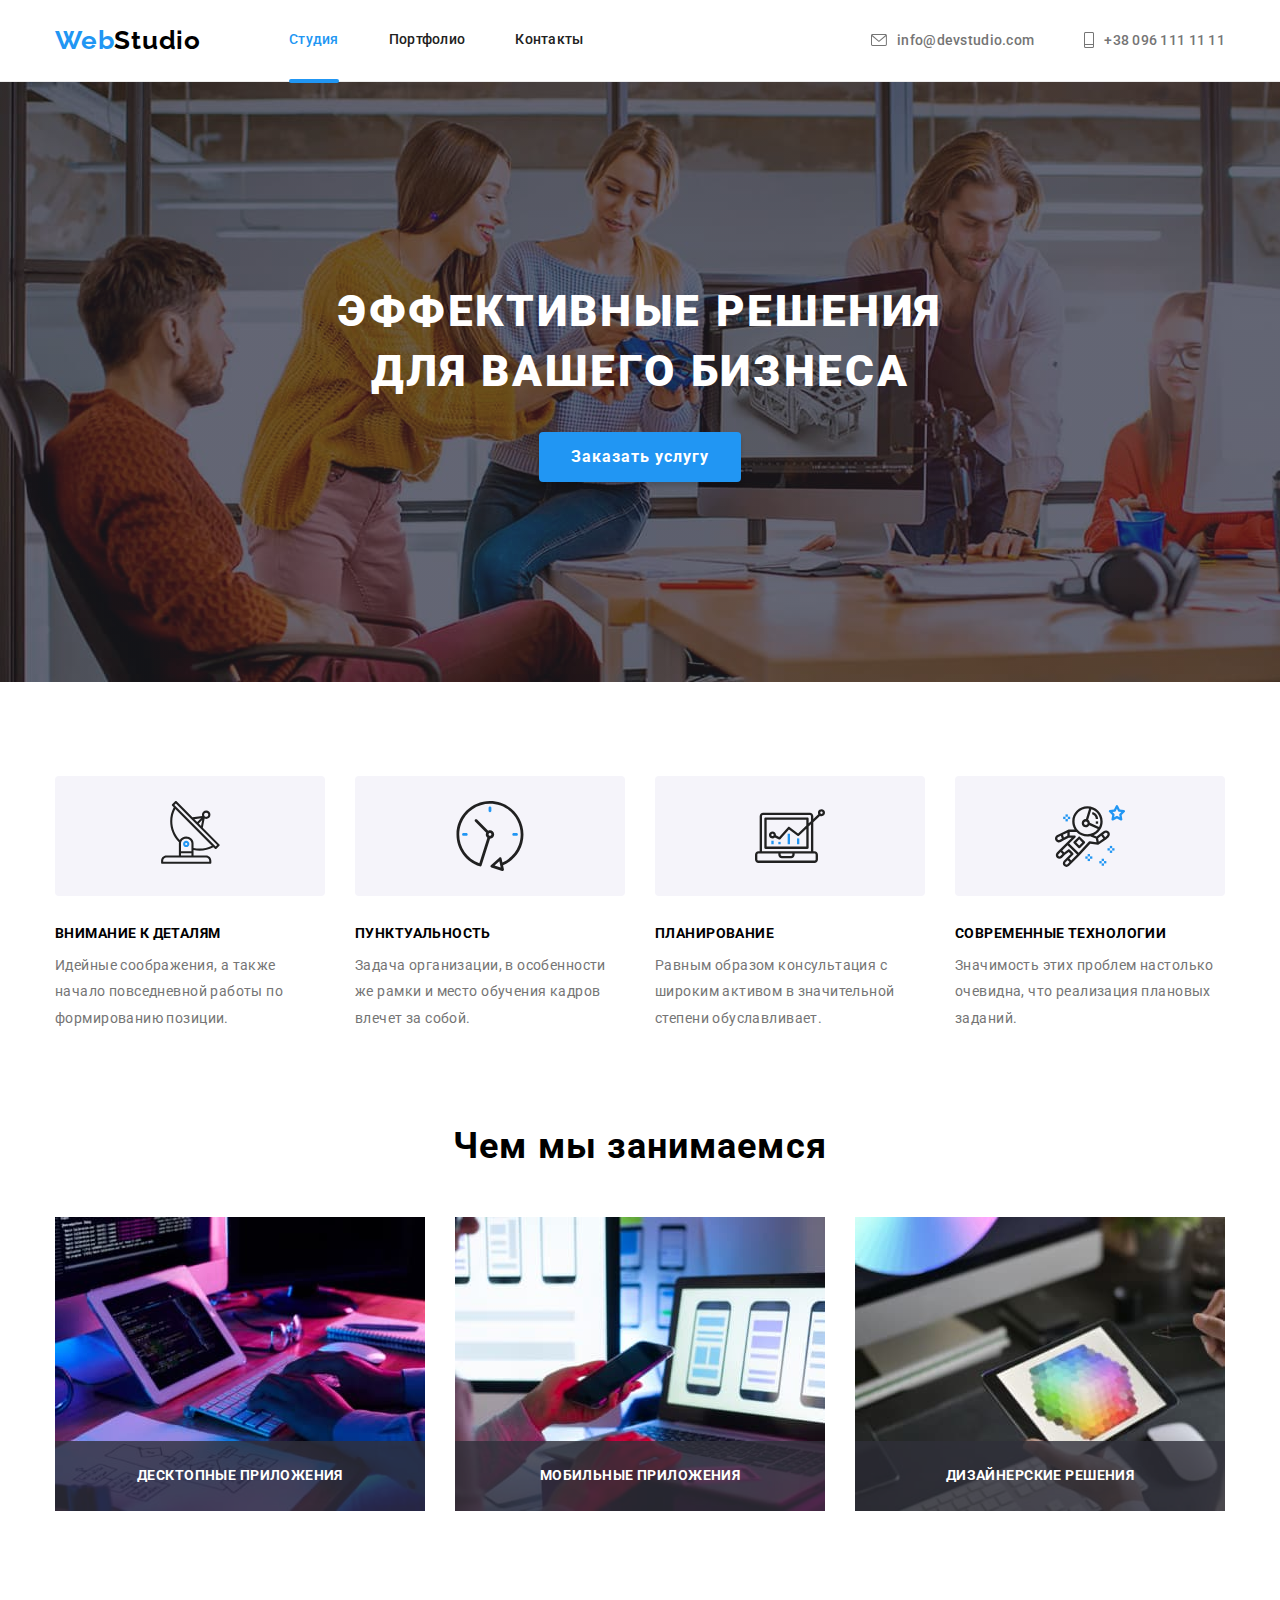
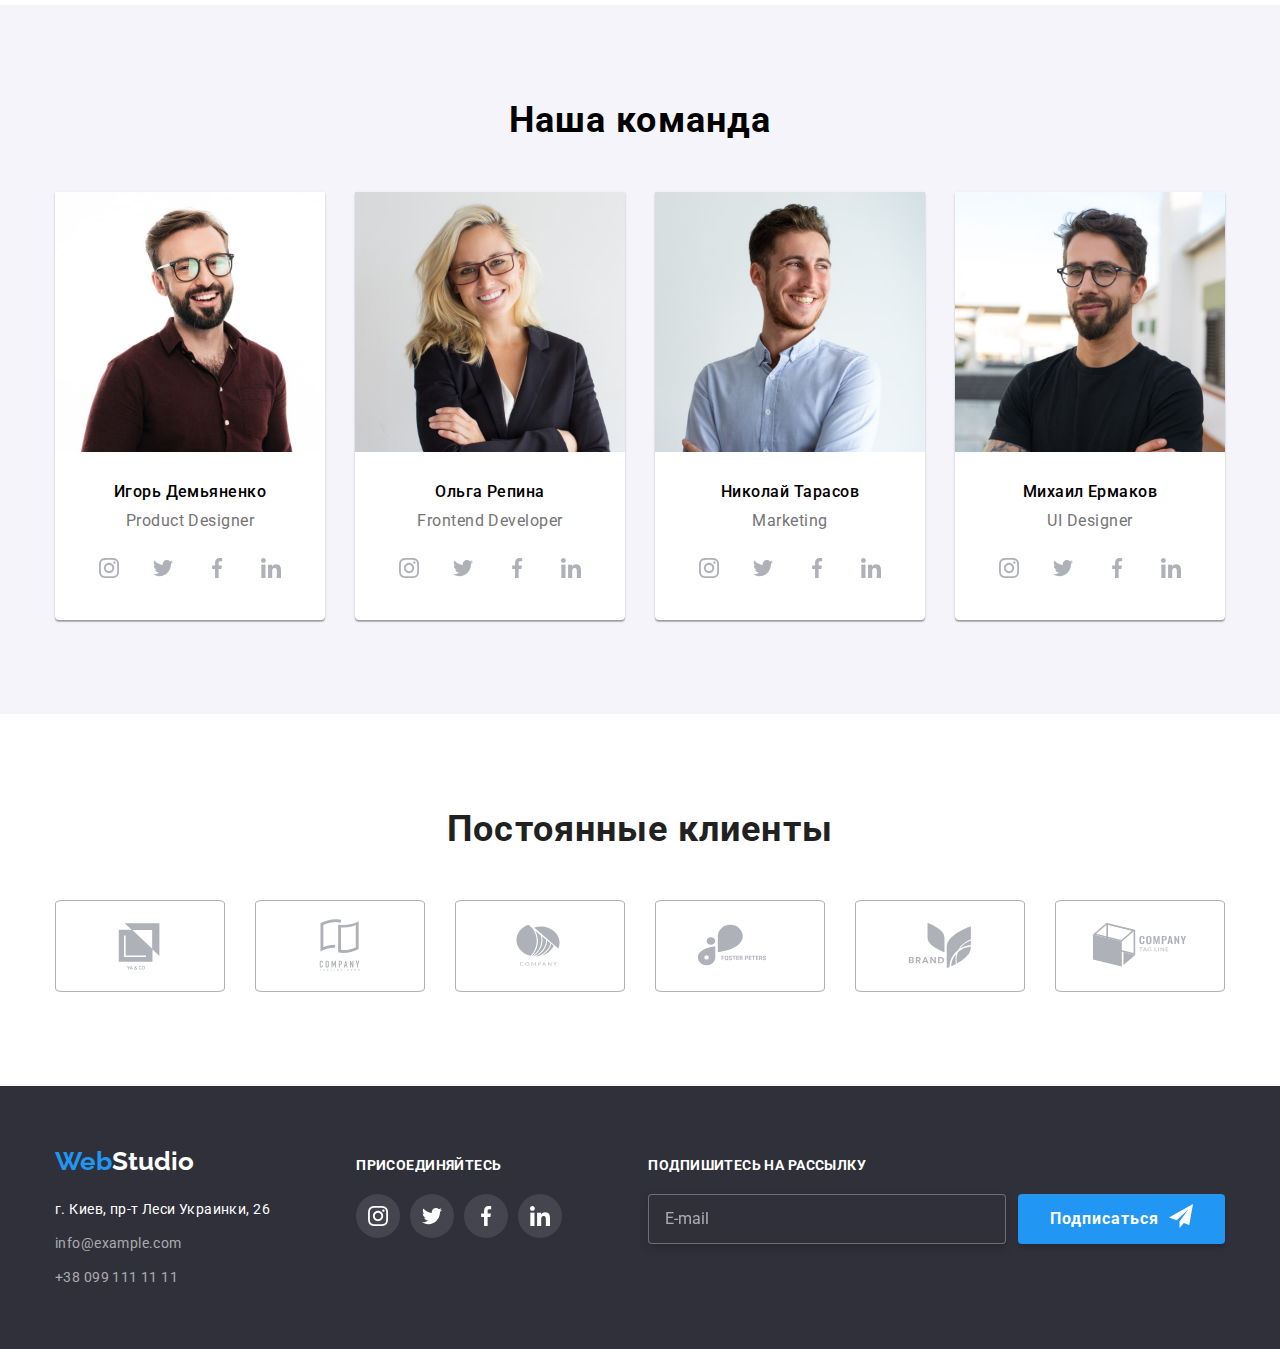
<file: index.html>
<!DOCTYPE html>
<html lang="ru">
  <head>
    <meta charset="UTF-8" />
    <meta http-equiv="X-UA-Compatible" content="IE=edge" />
    <meta name="viewport" content="width=device-width, initial-scale=1.0" />
    <title>Студия</title>
    <link rel="stylesheet" href="https://cdn.jsdelivr.net/npm/modern-normalize@1.1.0/modern-normalize.min.css">
    <link rel="stylesheet" href="./css/main.min.css">
    <link rel="preconnect" href="https://fonts.googleapis.com">
    <link rel="preconnect" href="https://fonts.gstatic.com" crossorigin>
    <link href="https://fonts.googleapis.com/css2?family=Raleway:wght@700&family=Roboto:wght@400;500;700;900&display=swap" rel="stylesheet">
  </head>
  <body>
    <header class="head-block">
      <div class="container container-page-header">
        <nav class="page-nav">
          <a href="./index.html" 
            target="_blank"
            rel="noopener noreferrer"
            lang="en" 
            class="logo page-nav__logo" >
            Web<span class="page-nav__logo__black">Studio</span></a>
          <ul class="page-nav__menu">
            <li class="page-nav__list">
              <a href="./index.html"
              target="_blank"
              rel="noopener noreferrer" class="navigate current">
              Студия</a>
            </li>
            <li class="page-nav__list">
              <a href="./portfolio.html"
              target="_blank"
              rel="noopener noreferrer" class="navigate">Портфолио</a>
            </li>
            <li class="page-nav__list">
              <a href="#" class="navigate">Контакты</a>
            </li>
          </ul>
        </nav>
        <ul class="page-nav-contact">
          <li class="page-nav-contact__list">
            <a href="mailto:info@devstudio.com" class="head-contact">
              <svg class="head-contact__mail" width="16" height="12">
                <use href="./img/sprite.svg#mail"></use>
              </svg>
              info@devstudio.com</a>
          </li>
          <li class="page-nav-contact__list">
            <a href="tel:+380961111111" class="head-contact">
              <svg class="head-contact__mail" width="10" height="16">
                <use href="./img/sprite.svg#telefon"></use>
              </svg>
              +38 096 111 11 11</a>
          </li>
        </ul>
        <button type="button" class="mobile-menu-open" data-menu-open>
          <svg class="mobile-menu-open__icon" width="24" height="16">
            <use href="./img/sprite.svg#burger-icon"></use>
          </svg>
        </button>
      </div>
      <div class="mobile-menu" data-menu>
        <div class="container mobile-menu__container">
          <button type="button" class="mobile-menu-close" data-menu-close>
            <svg width="18" height="18">
              <use href="./img/sprite.svg#icon-close-button"></use>
            </svg>
          </button>
          <ul>
            <li class="mobile-menu__list">
              <a href="./index.html" class="navigate current">Студия</a>
            </li>
            <li class="mobile-menu__list">
              <a href="./portfolio.html" class="navigate">Портфолио</a>
            </li>
            <li class="mobile-menu__list">
              <a href="" class="navigate">Контакты</a>
            </li>
          </ul>
          <div>
            <ul class="mobail-menu-contact">
              <li>
                <a href="tel:+380961111111"  
                class="mobile-menu-contact__tel">
                  +38 096 111 11 11</a>
                </li>
              <li>
                <a href="mailto:info@devstudio.com"  
                class="mobile-menu-contact__mail">
                  info@devstudio.com</a>
              </li>
            </ul>
            <ul class="mobail-menu-social">
              <li class="mobile-menu-social__list">
                <a href=""
                class="mobail-menu-social__link">
                Instagram</a>
              </li>
              <li class="mobile-menu-social__list">
                <a href=""
                class="mobail-menu-social__link">
                Twitter</a>
              </li>
              <li class="mobile-menu-social__list">
                <a href=""
                class="mobail-menu-social__link">
                Facebook</a>
              </li>
              <li class="mobile-menu-social__list">
                <a href=""
                class="mobail-menu-social__link">
                LinkedIn</a>
              </li>
            </ul>
          </div>
        </div>
      </div>
    </header>

    <main>
      <!--Главный банер-->
      <section class="hero">
       <div class="container">
        <h1 class="hero-title">Эффективные решения для вашего бизнеса</h1>
        <button type="button" class="hero-button" data-modal-open>Заказать услугу</button>
       </div>
      </section>
      <!--Ключевые моменты-->
      <section class="key-section">
        <div class="container ">
          <h2 class="visually-hidden">Ключевые моменты</h2>
        <ul class="key-block">
          <li class="key-list">
            <div class="key-svg">
              <svg class="key-svg-icon">
                <use href="./img/sprite.svg#antenna"></use>
              </svg>
            </div>
            <h3 class="key-points-title">Внимание к деталям</h3>
            <p class="key-points-p">Идейные соображения, а также начало повседневной работы по формированию позиции.</p>
          </li>
          <li class="key-list">
            <div class="key-svg">
              <svg class="key-svg-icon">
                <use href="./img/sprite.svg#clock"></use>
              </svg>
            </div>
            <h3 class="key-points-title">Пунктуальность</h3>
            <p class="key-points-p">
              Задача организации, в особенности же рамки и место обучения кадров влечет за собой.
            </p>
          </li>
          <li class="key-list"> 
            <div class="key-svg">
              <svg class="key-svg-icon">
                <use href="./img/sprite.svg#diagram"></use>
              </svg>
            </div>
            <h3 class="key-points-title">Планирование</h3>
            <p class="key-points-p">
              Равным образом консультация с широким активом в значительной степени обуславливает.
            </p>
          </li>
          <li class="key-list">
            <div class="key-svg">
              <svg class="key-svg-icon">
                <use href="./img/sprite.svg#astronaut"></use>
              </svg>
            </div>
            <h3 class="key-points-title">Современные технологии</h3>
            <p class="key-points-p">Значимость этих проблем настолько очевидна, что реализация плановых заданий.</p>
          </li>
        </ul>
        </div>
      </section>
      <!--Чем мы занимаемся-->
      <section class="work-section">
       <div class="container">
        <h2 class="work">Чем мы занимаемся</h2>
        <ul class="work-list">
          <li>
            <div class="work-block">
              <img 
              srcset="./img/desktop/box/box_1x2.jpg 2x"
              src="./img/desktop/box/box_1.jpg" 
              alt="box_1" width="370" height="294"
              />
              <p class="work-overlay">Десктопные приложения</p>
            </div>
            
          </li>
          <li>
            <div class="work-block">
              <img 
              srcset="./img/desktop/box/box_2x2.jpg 2x"
              src="./img/desktop/box/box_2.jpg" 
            alt="box_2" width="370" height="294" />
              <p class="work-overlay">Мобильные приложения</p>
            </div>
            
          </li>
          <li>
            <div class="work-block">
              <img 
              srcset="./img/desktop/box/box_3x2.jpg 2x "
              src="./img/desktop/box/box_3.jpg" 
            alt="box_3" width="370" height="294" />
              <p class="work-overlay">Дизайнерские решения</p>
            </div>
            
          </li>
        </ul>
       </div>
      </section>
      <!--Наша команда-->
      <section class="team-section">
        <div class="container">
          <h2 class="team">Наша команда</h2>
          <ul class="team-list">
            <li class="team-block">
              <picture>
                <source 
                srcset="./img/desktop/people/img.jpg 1x, ./img/desktop/people/img2x.jpg 2x" 
                media="(min-width: 1200px)" />
                <source 
                srcset="./img/img-tablet/people/img-tab.jpg 1x, ./img/img-tablet/people/img-tab2x.jpg 2x" 
                media="(min-width: 768px)" />
                <source 
                srcset="./img/mobile-img/people/img-mobile.jpg 1x, ./img/mobile-img/people/img-mobile-x2.jpg 2x" 
                media="(max-width: 767px)" />

                <img src="./img/desktop/people/img.jpg" alt="Игорь Демьяненко" class="team-block__img" />

              </picture>
              <div class="text-blok">
                <h3 class="team-title">Игорь Демьяненко</h3>
                <p lang="en" class="team-p">Product Designer</p>
                <ul class="social-list">
                  <li class="social-list-item">
                    <a href="" class="social-list-link">
                      <svg class="social-list-ikon" width="20" height="20">
                        <use href="./img/sprite.svg#instagram"></use>
                      </svg>
                    </a>
                  </li>
                  <li class="social-list-item">
                    <a href="" class="social-list-link">
                      <svg class="social-list-ikon" width="20" height="20">
                        <use href="./img/sprite.svg#twitter"></use>
                      </svg>
                    </a>
                  </li>
                  <li class="social-list-item">
                    <a href="" class="social-list-link">
                      <svg class="social-list-ikon" width="20" height="20">
                        <use href="./img/sprite.svg#facebook"></use>
                      </svg>
                    </a>
                  </li>
                  <li class="social-list-item">
                    <a href="" class="social-list-link">
                      <svg class="social-list-ikon" width="20" height="20">
                        <use href="./img/sprite.svg#linkedin"></use>
                      </svg>
                    </a>
                  </li>
                </ul>
              </div>
            </li>
            <li class="team-block">
              <picture>
                <source 
                srcset="./img/desktop/people/img2.jpg 1x, ./img/desktop/people/img2x2.jpg 2x" 
                media="(min-width: 1200px)" />
                <source 
                srcset="./img/img-tablet/people/img2tab.jpg 1x, ./img/img-tablet/people/img2tab2x.jpg 2x" 
                media="(min-width: 768px)" />
                <source 
                srcset="./img/mobile-img/people/img-mobile2.jpg 1x, ./img/mobile-img/people/img-mobile2x2.jpg 2x" 
                media="(max-width: 767px)" />
                <img src="./img/desktop/people/img2.jpg" alt="Ольга Репина" class="team-block__img" />

              </picture>
              <div class="text-blok">
                <h3 class="team-title">Ольга Репина</h3>
                <p lang="en" class="team-p">Frontend Developer</p>
                <ul class="social-list">
                  <li class="social-list-item">
                    <a href="" class="social-list-link">
                      <svg class="social-list-ikon" width="20" height="20">
                        <use href="./img/sprite.svg#instagram"></use>
                      </svg>
                    </a>
                  </li>
                  <li class="social-list-item">
                    <a href="" class="social-list-link">
                      <svg class="social-list-ikon" width="20" height="20">
                        <use href="./img/sprite.svg#twitter"></use>
                      </svg>
                    </a>
                  </li>
                  <li class="social-list-item">
                    <a href="" class="social-list-link">
                      <svg class="social-list-ikon" width="20" height="20">
                        <use href="./img/sprite.svg#facebook"></use>
                      </svg>
                    </a>
                  </li>
                  <li class="social-list-item">
                    <a href="" class="social-list-link">
                      <svg class="social-list-ikon" width="20" height="20">
                        <use href="./img/sprite.svg#linkedin"></use>
                      </svg>
                    </a>
                  </li>
                </ul>
              </div>
            </li>
            <li class="team-block">
              <picture>
                <source 
                srcset="./img/desktop/people/img3.jpg 1x, ./img/desktop/people/img3x2.jpg 2x" 
                media="(min-width: 1200px)" />
                <source 
                srcset="./img/img-tablet/people/img3tab.jpg 1x, ./img/img-tablet/people/img3tab2x.jpg 2x" 
                media="(min-width: 768px)" />
                <source 
                srcset="./img/mobile-img/people/img-mobile3.jpg 1x, ./img/mobile-img/people/img-mobile3x2.jpg 2x" 
                media="(max-width: 767px)" />
                <img src="./img/desktop/people/img3.jpg" alt="Николай Тарасов" class="team-block__img" />

              </picture>
              <div class="text-blok">
                <h3 class="team-title">Николай Тарасов</h3>
                <p lang="en" class="team-p">Marketing</p>
                 <ul class="social-list">
                  <li class="social-list-item">
                    <a href="" class="social-list-link">
                      <svg class="social-list-ikon" width="20" height="20">
                        <use href="./img/sprite.svg#instagram"></use>
                      </svg>
                    </a>
                  </li>
                  <li class="social-list-item">
                    <a href="" class="social-list-link">
                      <svg class="social-list-ikon" width="20" height="20">
                        <use href="./img/sprite.svg#twitter"></use>
                      </svg>
                    </a>
                  </li>
                  <li class="social-list-item">
                    <a href="" class="social-list-link">
                      <svg class="social-list-ikon" width="20" height="20">
                        <use href="./img/sprite.svg#facebook"></use>
                      </svg>
                    </a>
                  </li>
                  <li class="social-list-item">
                    <a href="" class="social-list-link">
                      <svg class="social-list-ikon" width="20" height="20">
                        <use href="./img/sprite.svg#linkedin"></use>
                      </svg>
                    </a>
                  </li>
                </ul>
              </div>
            </li>
            <li class="team-block">
              <picture>
                <source 
                srcset="./img/desktop/people/img4.jpg 1x, ./img/desktop/people/img4x2.jpg 2x" 
                media="(min-width: 1200px)" />
                <source 
                srcset="./img/img-tablet/people/img4tab.jpg 1x, ./img/img-tablet/people/img4tab2x.jpg 2x" 
                media="(min-width: 768px)" />
                <source 
                srcset="./img/mobile-img/people/img-mobile4.jpg 1x, ./img/mobile-img/people/img-mobile4x2.jpg 2x" 
                media="(max-width: 767px)" />
                <img src="./img/desktop/people/img4.jpg" alt="Михаил Ермаков" class="team-block__img" />

              </picture>
              <div class="text-blok">
                <h3 class="team-title">Михаил Ермаков</h3>
                <p lang="en" class="team-p">UI Designer</p>
                 <ul class="social-list">
                  <li class="social-list-item">
                    <a href="" class="social-list-link">
                      <svg class="social-list-ikon" width="20" height="20">
                        <use href="./img/sprite.svg#instagram"></use>
                      </svg>
                    </a>
                  </li>
                  <li class="social-list-item">
                    <a href="" class="social-list-link">
                      <svg class="social-list-ikon" width="20" height="20">
                        <use href="./img/sprite.svg#twitter"></use>
                      </svg>
                    </a>
                  </li>
                  <li class="social-list-item">
                    <a href="" class="social-list-link">
                      <svg class="social-list-ikon" width="20" height="20">
                        <use href="./img/sprite.svg#facebook"></use>
                      </svg>
                    </a>
                  </li>
                  <li class="social-list-item">
                    <a href="" class="social-list-link">
                      <svg class="social-list-ikon" width="20" height="20">
                        <use href="./img/sprite.svg#linkedin"></use>
                      </svg>
                    </a>
                  </li>
                </ul>
              </div>
            </li>
          </ul>
        </div>
      </section>
      <!-- Постоянные клиенты -->
      <section class="client-section">
        <div class="container">
          <h2 class="client-title">Постоянные клиенты</h2>
        <ul class="client-list">
          <li>
            <a href="" class="client-link">
              <svg width="106" height="60">
              <use href="./img/sprite.svg#logo" class="client-link-ikon"></use>
            </svg>
          </a>
          </li>
          <li>
            <a href="" class="client-link">
              <svg width="106" height="60">
              <use href="./img/sprite.svg#logo-1" class="client-link-ikon"></use>
            </svg>
          </a>
          </li>
          <li>
            <a href="" class="client-link">
              <svg width="106" height="60">
              <use href="./img/sprite.svg#logo-2" class="client-link-ikon"></use>
            </svg>
          </a>
          </li>
          <li>
            <a href="" class="client-link">
              <svg width="106" height="60">
              <use href="./img/sprite.svg#logo-3" class="client-link-ikon"></use>
            </svg>
          </a>
          </li>
          <li>
            <a href="" class="client-link">
              <svg width="106" height="60">
              <use href="./img/sprite.svg#logo-4" class="client-link-ikon"></use>
            </svg>
          </a>
          </li>
          <li>
            <a href="" class="client-link">
              <svg width="106" height="60">
              <use href="./img/sprite.svg#logo-5" class="client-link-ikon"></use>
            </svg>
          </a>
          </li>
        </ul>
        </div>
      </section>
    </main>

    <footer class="footer">
      <div class="container container-footer">
       <div class="container-footer__address">
         <a href="./index.html" 
         lang="en" 
         class="logo logo-footer">
          Web<span class="logo-white">Studio
          </span></a>
          <address>
            <ul>
              <li class="container-footer__list">
                <a
                  href="https://goo.gl/maps/9yj4zZJV8kwBLQST9"
                  target="_blank"
                  rel="noopener noreferrer"
                  class="address-footer"
                >
                  г. Киев, пр-т Леси Украинки, 26</a
                >
              </li>
              <li class="container-footer__list">
                <a href="mailto:info@example.com" 
                class="contact-footer">info@example.com</a>
              </li>
              <li>
                <a href="tel:+380991111111" 
                class="contact-footer">+38 099 111 11 11</a>
              </li>
            </ul>
          </address>
       </div>
          <div class="container-footer__social">
            <h3 class="container-footer__title">ПРИСОЕДИНЯЙТЕСЬ</h3>
              <ul class="social-list">
                <li>
                  <a href="" class="social-list__link">
                    <svg class="social-list__ikon" width="20" height="20">
                      <use href="./img/sprite.svg#instagram"></use>
                    </svg>
                  </a>
                </li>
                <li>
                  <a href="" class="social-list__link">
                    <svg class="social-list__ikon" width="20" height="20">
                      <use href="./img/sprite.svg#twitter"></use>
                    </svg>
                  </a>
                </li>
                <li>
                  <a href="" class="social-list__link">
                    <svg class="social-list__ikon" width="20" height="20">
                      <use href="./img/sprite.svg#facebook"></use>
                    </svg>
                  </a>
                </li>
                <li >
                  <a href="" class="social-list__link">
                    <svg class="social-list__ikon" width="20" height="20">
                      <use href="./img/sprite.svg#linkedin"></use>
                    </svg>
                  </a>
                </li>
              </ul>
          </div>
          <div class="container-footer__form">
            <p class="container-footer__title">
              Подпишитесь на рассылку</p>
            <form class="footer-form">
              <input 
              type="email" 
              name="email" 
              placeholder="E-mail" 
              required
              class="footer-form__input">
            
              <button type="submit" class="footer-form__button hero-button">Подписаться
                <svg width="24" height="24" class="footer-form__button__svg">
                  <use href="./img/sprite.svg#airplane"></use>
                </svg>

              </button>
            </form> 
          </div>
      </div>
    </footer>
    <!-- modal window -->
    <div class="backdrop is-hidden" data-modal>
      <div class="modal">
        <button type="button" class="modal-close-btn" data-modal-close>
          <svg class="modal-close-btn-icon" width="11" height="11">
            <use href="./img/sprite.svg#icon-close-button" ></use>
          </svg>
        </button>
      <h1 class="modal-title">
        Оставьте свои данные, мы вам перезвоним</h1>
      <form class="modal-form">
        <label class="modal-form-field">
          <span class="modal-form-input-desc"> Имя</span>
          <span class="modal-form-input-wrapper">
            <input
              type="text"
              name="user_name"
              class="modal-form-input"
              required
              pattern="[a-zA-Zа-яА-Я]+"
              minlength="2"
            />
              <svg class="modal-form-input-icon" width="12" height="12">
                <use href="./img/sprite.svg#human"></use>
              </svg>
          </span>
        </label>
        <label class="modal-form-field">
          <span class="modal-form-input-desc"> Телефон</span>
          <span class="modal-form-input-wrapper">
            <input
              type="tel"
              name="user_phone"
              class="modal-form-input"
              required
              pattern="[0-9]{3}-[0-9]{3}-[0-9]{2}-[0-9]{2}"
              title="xxx-xxx-xx-xx"
            />
            <svg class="modal-form-input-icon" width="13" height="13">
              <use href="./img/sprite.svg#telefon-modal"></use>
            </svg>
          </span>
        </label>
        <label class="modal-form-field">
          <span class="modal-form-input-desc"> Почта </span>
          <span class="modal-form-input-wrapper">
            <input
              type="email"
              name="user_mail"
              class="modal-form-input"
              required
              
            />
            <svg class="modal-form-input-icon"  width="15" height="12">
              <use href="./img/sprite.svg#envelope"></use>
            </svg>
          </span>
        </label>
        <label class="modal-form-field">
          <span class="modal-form-input-desc">Комментарий</span>
          <textarea
            name="user_message"
            class="modal-form-message"
            placeholder="Введите текст"
          ></textarea>
        </label>
        <input
          id="user-policy"
          type="checkbox"
          name="user_policy"
          class="modal-form-check visually-hidden"
        />
        <label for="user-policy" 
        class="modal-form-check-desc">
          Соглашаюсь с рассылкой и принимаю&nbsp;
          <a href="" class="modal-form-check-link">Условия договора </a>
        </label>
        <button type="submit" class="modal-form-submit">
          Отправить</button>
      </form>
      </div>
    </div>
    <script src="./js/mobile-menu.js"></script>
    <script src="./js/modal.js"></script>
  </body>
</html>
</file>
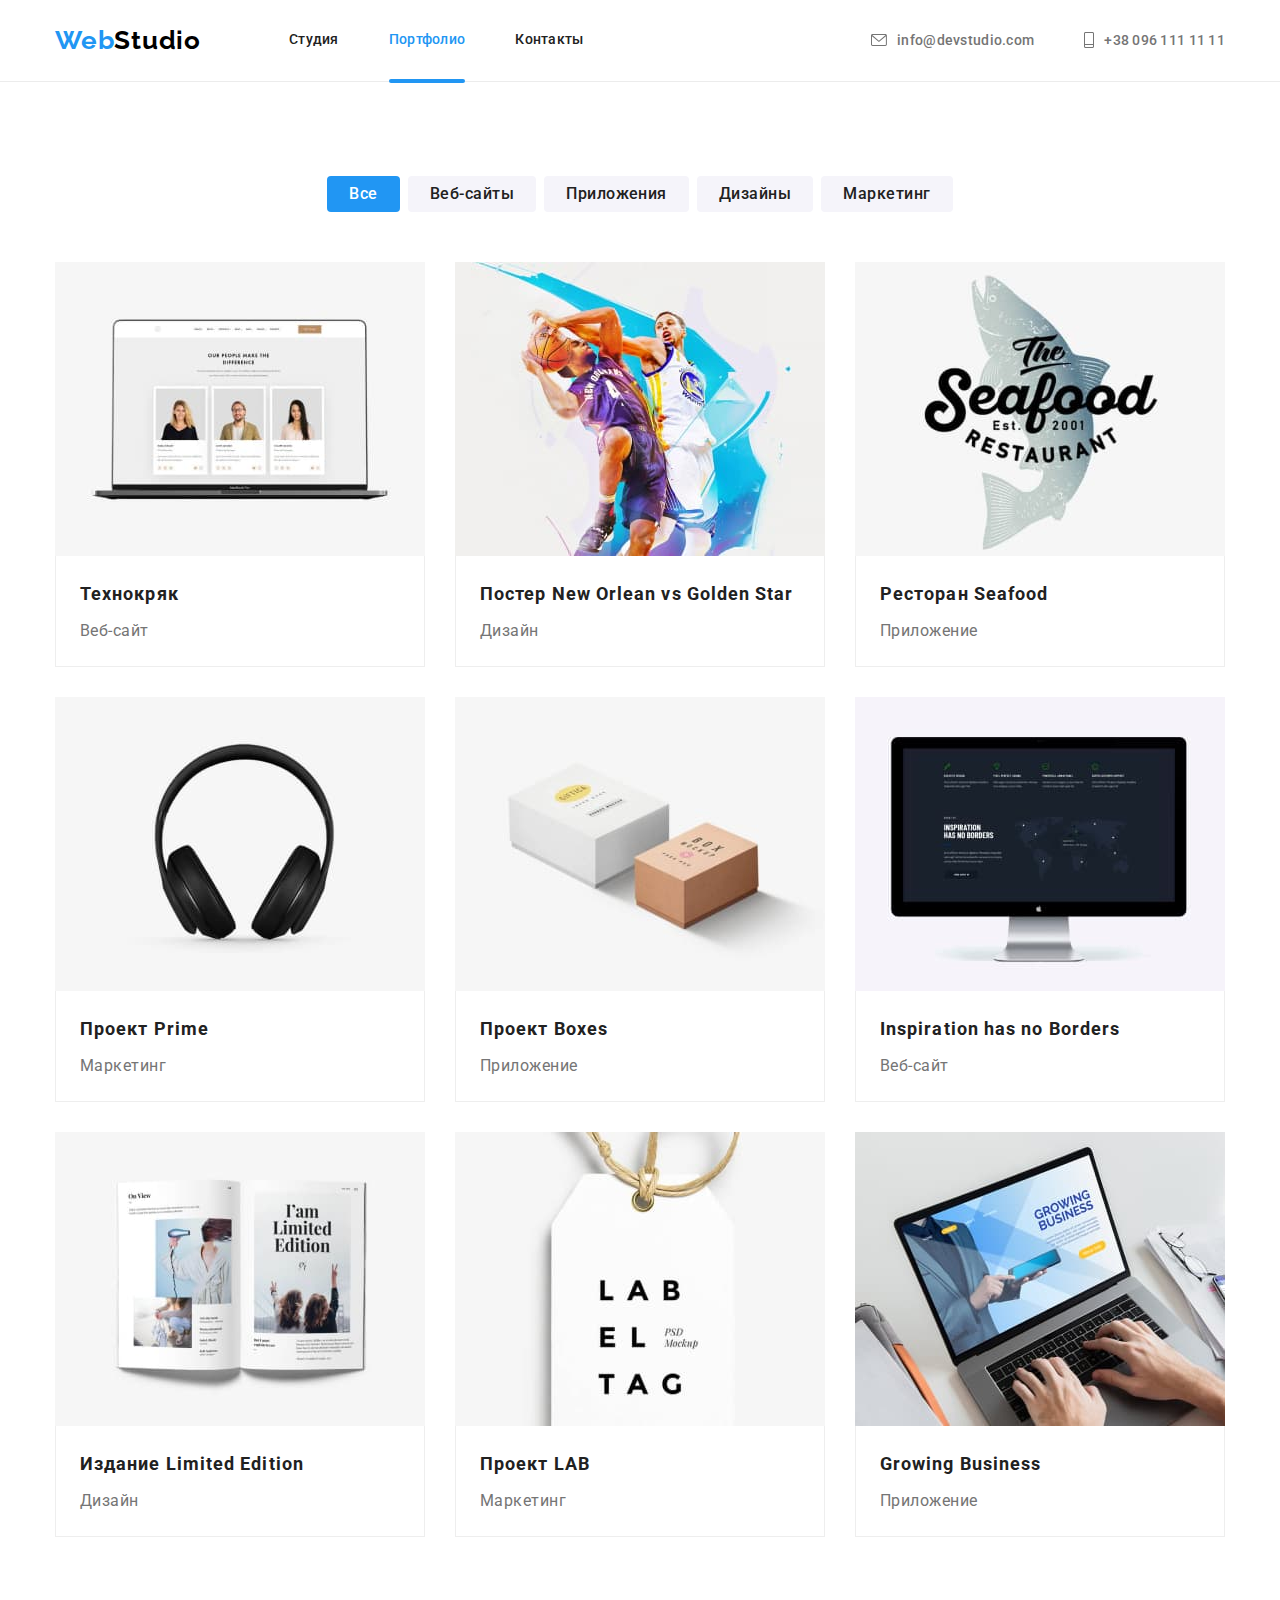
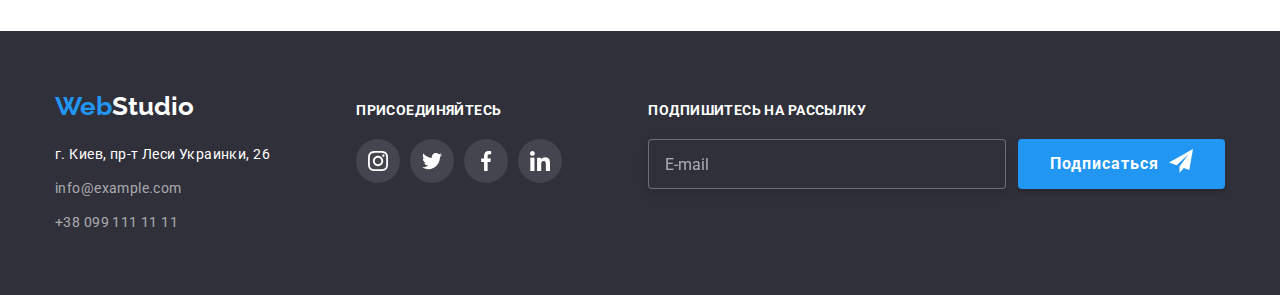
<file: portfolio.html>
<!DOCTYPE html>
<html lang="ru">
<head>
    <meta charset="UTF-8">
    <meta http-equiv="X-UA-Compatible" content="IE=edge">
    <meta name="viewport" content="width=device-width, initial-scale=1.0">
    <title>Портфолио</title>
    <link rel="preconnect" href="https://fonts.googleapis.com">
    <link rel="preconnect" href="https://fonts.gstatic.com" crossorigin>
    <link href="https://fonts.googleapis.com/css2?family=Raleway:wght@700&family=Roboto:wght@400;500;700;900&display=swap" rel="stylesheet">
    <link rel="stylesheet" href="./css/main.min.css" />
</head>
<body>
  <header class="head-block">
    <div class="container container-page-header">
      <nav class="page-nav">
        <a href="./index.html" 
          target="_blank"
          rel="noopener noreferrer"
          lang="en" 
          class="logo page-nav__logo" >
          Web<span class="page-nav__logo__black">Studio</span></a>
        <ul class="page-nav__menu">
          <li class="page-nav__list">
            <a href="./index.html"
            target="_blank"
            rel="noopener noreferrer" class="navigate">
            Студия</a>
          </li>
          <li class="page-nav__list">
            <a href="./portfolio.html"
            target="_blank"
            rel="noopener noreferrer" class="navigate current">Портфолио</a>
          </li>
          <li class="page-nav__list">
            <a href="#" class="navigate">Контакты</a>
          </li>
        </ul>
      </nav>
      <ul class="page-nav-contact">
        <li class="page-nav-contact__list">
          <a href="mailto:info@devstudio.com" class="head-contact">
            <svg class="head-contact__mail" width="16" height="12">
              <use href="./img/sprite.svg#mail"></use>
            </svg>
            info@devstudio.com</a>
        </li>
        <li class="page-nav-contact__list">
          <a href="tel:+380961111111" class="head-contact">
            <svg class="head-contact__mail" width="10" height="16">
              <use href="./img/sprite.svg#telefon"></use>
            </svg>
            +38 096 111 11 11</a>
        </li>
      </ul>
      <button type="button" class="mobile-menu-open" data-menu-open>
        <svg class="mobile-menu-open__icon" width="24" height="16">
          <use href="./img/sprite.svg#burger-icon"></use>
        </svg>
      </button>
    </div>
    <div class="mobile-menu" data-menu>
      <div class="container mobile-menu__container">
        <button type="button" class="mobile-menu-close" data-menu-close>
          <svg width="18" height="18">
            <use href="./img/sprite.svg#icon-close-button"></use>
          </svg>
        </button>
        <ul>
          <li class="mobile-menu__list">
            <a href="./index.html" class="navigate">Студия</a>
          </li>
          <li class="mobile-menu__list">
            <a href="./portfolio.html" class="navigate  current">Портфолио</a>
          </li>
          <li class="mobile-menu__list">
            <a href="" class="navigate">Контакты</a>
          </li>
        </ul>
        <div>
          <ul class="mobail-menu-contact">
            <li>
              <a href="tel:+380961111111"  
              class="mobile-menu-contact__tel">
                +38 096 111 11 11</a>
              </li>
            <li>
              <a href="mailto:info@devstudio.com"  
              class="mobile-menu-contact__mail">
                info@devstudio.com</a>
            </li>
          </ul>
          <ul class="mobail-menu-social">
            <li class="mobile-menu-social__list">
              <a href=""
              class="mobail-menu-social__link">
              Instagram</a>
            </li>
            <li class="mobile-menu-social__list">
              <a href=""
              class="mobail-menu-social__link">
              Twitter</a>
            </li>
            <li class="mobile-menu-social__list">
              <a href=""
              class="mobail-menu-social__link">
              Facebook</a>
            </li>
            <li class="mobile-menu-social__list">
              <a href=""
              class="mobail-menu-social__link">
              LinkedIn</a>
            </li>
          </ul>
        </div>
      </div>
    </div>
  </header>


    <main>
        <section class="portfolio-section">
          <h1 class="visually-hidden">Портфолио</h1>
          <div class="container">
              <ul class="portfolio-menu">
                <li class="portfolio-menu__list">
                  <button type="button" class="portfolio-button current">
                    Все</button>
                </li>
                <li class="portfolio-menu__list">
                  <button type="button" class="portfolio-button">
                    Веб-сайты</button>
                </li>
                <li class="portfolio-menu__list">
                  <button type="button" class="portfolio-button">
                    Приложения</button>
                </li>
                <li class="portfolio-menu__list">
                  <button type="button" class="portfolio-button">
                    Дизайны</button>
                </li>
                <li class="portfolio-menu__list">
                  <button type="button" class="portfolio-button">
                    Маркетинг</button>
                </li>
              </ul>
            
            <ul class="portfolio-main-menu">
              <li class="main-list">
                <a href="" class="portfolio-main-menu__link">
                  <div class="list-img-wrapper">
                    <picture>
                      <source 
                      srcset="./img/desktop/portfolio/web-site.jpg 1x, ./img/desktop/portfolio/web-site2x.jpg 2x" 
                      media="(min-width: 1200px)" />
                      <source 
                      srcset="./img/img-tablet/portfolio/web-site-tab.jpg 1x, ./img/img-tablet/portfolio/web-site-tab2x.jpg 2x" 
                      media="(min-width: 768px)" />
                      <source 
                      srcset="./img/mobile-img/portfolio/web-site-mobile.jpg 1x, ./img/mobile-img/portfolio/web-site-mobile2x.jpg 2x" 
                      media="(max-width: 767px)" />
                      <img src="./img/desktop/portfolio/web-site.jpg" alt="Веб-сайты">
                    </picture>

                    <p class="overlay">
                      Ресурс предлагает комплексные предложения с разным уровнем функционала и сервисов. Все это позволит посетителю получить исчерпывающие сведения о компании или частном лице.
                    </p>
                  </div>
                <div class="portfolio-main-menu__info">
                  <h2 class="portfolio-main-menu__title">Технокряк</h2>
                  <p class="portfolio-main-menu__text">Веб-сайт</p>
                </div>
                </a>
              </li>
              <li class="main-list">
               <a href="" class="portfolio-main-menu__link">
                <div class="list-img-wrapper">
                  <picture>
                    <source 
                    srcset="./img/desktop/portfolio/new-orlean-golden-star.jpg 1x, ./img/desktop/portfolio/new-orlean-golden-star2x.jpg 2x" 
                    media="(min-width: 1200px)" />
                    <source 
                    srcset="./img/img-tablet/portfolio/new-orlean-golden-star-tab.jpg 1x, ./img/img-tablet/portfolio/new-orlean-golden-star-tab2x.jpg 2x" 
                    media="(min-width: 768px)" />
                    <source 
                    srcset="./img/mobile-img/portfolio/new-orlean-golden-star-mobile.jpg 1x, ./img/mobile-img/portfolio/new-orlean-golden-star-mobile2x.jpg 2x" 
                    media="(max-width: 767px)" />
                  <img src="./img/desktop/portfolio/new-orlean-golden-star.jpg" alt="New Orlean vs Golden Star">
                  </picture>
                  <p class="overlay">
                    Ресурс предлагает комплексные предложения с разным уровнем функционала и сервисов. Все это позволит посетителю получить исчерпывающие сведения о компании или частном лице.
                  </p>
                </div>
                
                <div class="portfolio-main-menu__info">
                  <h2 class="portfolio-main-menu__title">Постер <span lang="en">New Orlean vs Golden Star</span></h2>
                  <p class="portfolio-main-menu__text">Дизайн</p>
                </div>
               </a>
              </li>
              <li class="main-list">
                <a href="" class="portfolio-main-menu__link">
                  <div class="list-img-wrapper">
                    <picture>
                      <source 
                      srcset="./img/desktop/portfolio/seafood.jpg 1x, ./img/desktop/portfolio/seafood2x.jpg 2x" 
                      media="(min-width: 1200px)" />
                      <source 
                      srcset="./img/img-tablet/portfolio/seafood-tab.jpg 1x, ./img/img-tablet/portfolio/seafood-tab2x.jpg 2x" 
                      media="(min-width: 768px)" />
                      <source 
                      srcset="./img/mobile-img/portfolio/seafood-mobile.jpg 1x, ./img/mobile-img/portfolio/seafood-mobile2x.jpg 2x" 
                      media="(max-width: 767px)" />
                    <img src="./img/desktop/portfolio/seafood.jpg" alt="логотип ресторана">
                      
                    </picture>
                    <p class="overlay">
                      Ресурс предлагает комплексные предложения с разным уровнем функционала и сервисов. Все это позволит посетителю получить исчерпывающие сведения о компании или частном лице.
                    </p>
                  </div>
                 
                <div class="portfolio-main-menu__info">
                  <h2 class="portfolio-main-menu__title">Ресторан <span lang="en">Seafood</span></h2>
                  <p class="portfolio-main-menu__text">Приложение</p> 
                </div>
                </a>
                
              </li>
              <li class="main-list">
                <a href="" class="portfolio-main-menu__link">
                  <div class="list-img-wrapper">
                    <picture>
                      <source 
                      srcset="./img/desktop/portfolio/prime.jpg 1x, ./img/desktop/portfolio/prime2x.jpg 2x" 
                      media="(min-width: 1200px)" />
                      <source 
                      srcset="./img/img-tablet/portfolio/prime-tab.jpg 1x, ./img/img-tablet/portfolio/prime-tab2x.jpg 2x" 
                      media="(min-width: 768px)" />
                      <source 
                      srcset="./img/mobile-img/portfolio/prime-mobile.jpg 1x, ./img/mobile-img/portfolio/prime-mobile2x.jpg 2x" 
                      media="(max-width: 767px)" />
                    <img src="./img/desktop/portfolio/prime.jpg" alt="Наушники">
                      
                    </picture>
                    <p class="overlay">
                      Ресурс предлагает комплексные предложения с разным уровнем функционала и сервисов. Все это позволит посетителю получить исчерпывающие сведения о компании или частном лице.
                    </p>
                  </div>
                  
                <div class="portfolio-main-menu__info">
                  <h2 class="portfolio-main-menu__title">Проект <span lang="en">Prime</span></h2>
                  <p class="portfolio-main-menu__text">Маркетинг</p>
                </div>
                </a>
                
              </li>
              <li class="main-list">
                
                  <a href="" class="portfolio-main-menu__link">
                    <div class="list-img-wrapper">
                      <picture>
                      <source 
                      srcset="./img/desktop/portfolio/boxes.jpg 1x, ./img/desktop/portfolio/boxes2x.jpg 2x" 
                      media="(min-width: 1200px)" />
                      <source 
                      srcset="./img/img-tablet/portfolio/boxes-tab.jpg 1x, ./img/img-tablet/portfolio/boxes-tab2x.jpg 2x" 
                      media="(min-width: 768px)" />
                      <source 
                      srcset="./img/mobile-img/portfolio/boxes-mobile.jpg 1x, ./img/mobile-img/portfolio/boxes-mobile2x.jpg 2x" 
                      media="(max-width: 767px)" />
                      <img src="./img/desktop/portfolio/boxes.jpg" alt="Проект Boxes">
                      
                    </picture>
                      <p class="overlay">
                        Ресурс предлагает комплексные предложения с разным уровнем функционала и сервисов. Все это позволит посетителю получить исчерпывающие сведения о компании или частном лице.
                      </p>
                    </div>
                    
                  <div class="portfolio-main-menu__info">
                  <h2 class="portfolio-main-menu__title">Проект <span lang="en">Boxes</span></h2>
                  <p class="portfolio-main-menu__text">Приложение</p>
                  </div>
                  </a>
                 
              </li>
              <li class="main-list">
                <a href="" class="portfolio-main-menu__link">
                  <div class="list-img-wrapper">
                    <picture>
                      <source 
                      srcset="./img/desktop/portfolio/inspiration-has-no-borders.jpg 1x, ./img/desktop/portfolio/inspiration-has-no-borders2x.jpg 2x" 
                      media="(min-width: 1200px)" />
                      <source 
                      srcset="./img/img-tablet/portfolio/inspiration-has-no-borders-tab.jpg 1x, ./img/img-tablet/portfolio/inspiration-has-no-borders-tab2x.jpg 2x" 
                      media="(min-width: 768px)" />
                      <source 
                      srcset="./img/mobile-img/portfolio/inspiration-has-no-borders-mobile.jpg 1x, ./img/mobile-img/portfolio/inspiration-has-no-borders-mobile2x.jpg 2x" 
                      media="(max-width: 767px)" />
                    <img src="./img/desktop/portfolio/inspiration-has-no-borders.jpg" alt=" лого компьютер">
                      
                    </picture>
                    <p class="overlay">
                      Ресурс предлагает комплексные предложения с разным уровнем функционала и сервисов. Все это позволит посетителю получить исчерпывающие сведения о компании или частном лице.
                    </p>
                  </div>
                 
                <div class="portfolio-main-menu__info">
                  <h2 lang="en" class="portfolio-main-menu__title">Inspiration has no Borders</h2>
                  <p class="portfolio-main-menu__text">Веб-сайт</p>
                </div>
                </a>
                
              </li>
              <li class="main-list">
                <a href="" class="portfolio-main-menu__link">
                  <div class="list-img-wrapper">
                    <picture>
                      <source 
                      srcset="./img/desktop/portfolio/limited-edition.jpg 1x, ./img/desktop/portfolio/limited-edition2x.jpg 2x" 
                      media="(min-width: 1200px)" />
                      <source 
                      srcset="./img/img-tablet/portfolio/limited-edition-tab.jpg 1x, ./img/img-tablet/portfolio/limited-edition-tab2x.jpg 2x" 
                      media="(min-width: 768px)" />
                      <source 
                      srcset="./img/mobile-img/portfolio/limited-edition-mobile.jpg 1x, ./img/mobile-img/portfolio/limited-edition-mobile2x.jpg 2x" 
                      media="(max-width: 767px)" />
                    <img src="./img/desktop/portfolio/limited-edition.jpg" alt="Книга">
                      
                    </picture>
                    <p class="overlay">
                      Ресурс предлагает комплексные предложения с разным уровнем функционала и сервисов. Все это позволит посетителю получить исчерпывающие сведения о компании или частном лице.
                    </p>
                  </div>
                  
                <div class="portfolio-main-menu__info">
                  <h2 class="portfolio-main-menu__title">Издание <span lang="en">Limited Edition</span></h2>
                  <p class="portfolio-main-menu__text">Дизайн</p>
                </div>
                </a>
                
              </li>
              <li class="main-list">
                <a href="" class="portfolio-main-menu__link">
                  <div class="list-img-wrapper">
                    <picture>
                      <source 
                      srcset="./img/desktop/portfolio/project-lab.jpg 1x, ./img/desktop/portfolio/project-lab2x.jpg 2x" 
                      media="(min-width: 1200px)" />
                      <source 
                      srcset="./img/img-tablet/portfolio/project-lab-tab.jpg 1x, ./img/img-tablet/portfolio/project-lab-tab2x.jpg 2x" 
                      media="(min-width: 768px)" />
                      <source 
                      srcset="./img/mobile-img/portfolio/project-lab-mobile.jpg 1x, ./img/mobile-img/portfolio/project-lab-mobile2x.jpg 2x" 
                      media="(max-width: 767px)" />
                    <img src="./img/desktop/portfolio/project-lab.jpg" alt="Бирка">
                      
                    </picture>
                    <p class="overlay">
                      Ресурс предлагает комплексные предложения с разным уровнем функционала и сервисов. Все это позволит посетителю получить исчерпывающие сведения о компании или частном лице.
                    </p>
                  </div>
                  
                <div class="portfolio-main-menu__info">
                  <h2 class="portfolio-main-menu__title">Проект <span lang="en">LAB</span></h2>
                  <p class="portfolio-main-menu__text">Маркетинг</p>
                </div>
                </a>
                
              </li>
              <li class="main-list">
                <a href="" class="portfolio-main-menu__link">
                  <div class="list-img-wrapper">
                    <picture>
                      <source 
                      srcset="./img/desktop/portfolio/growing-business.jpg 1x, ./img/desktop/portfolio/growing-business2x.jpg 2x" 
                      media="(min-width: 1200px)" />
                      <source 
                      srcset="./img/img-tablet/portfolio/growing-business-tab.jpg 1x, ./img/img-tablet/portfolio/growing-business-tab2x.jpg 2x" 
                      media="(min-width: 768px)" />
                      <source 
                      srcset="./img/mobile-img/portfolio/growing-business-mobile.jpg 1x, ./img/mobile-img/portfolio/growing-business-mobile2x.jpg 2x" 
                      media="(max-width: 767px)" />
                    <img src="./img/desktop/portfolio/growing-business.jpg" alt="Growing Business">
                      
                    </picture>
                    <p class="overlay">
                      Ресурс предлагает комплексные предложения с разным уровнем функционала и сервисов. Все это позволит посетителю получить исчерпывающие сведения о компании или частном лице.
                    </p>
                  </div>
                 
                <div class="portfolio-main-menu__info">
                  <h2 lang="en" class="portfolio-main-menu__title">Growing Business</h2>
                   <p class="portfolio-main-menu__text">Приложение</p>
                </div>
                </a>
                
              </li>
            </ul>
          </div>
        </section>
    </main>
    <footer class="footer">
      <div class="container container-footer">
       <div class="container-footer__address">
         <a href="./index.html" 
         lang="en" 
         class="logo logo-footer">
          Web<span class="logo-white">Studio
          </span></a>
          <address>
            <ul>
              <li class="container-footer__list">
                <a
                  href="https://goo.gl/maps/9yj4zZJV8kwBLQST9"
                  target="_blank"
                  rel="noopener noreferrer"
                  class="address-footer"
                >
                  г. Киев, пр-т Леси Украинки, 26</a
                >
              </li>
              <li class="container-footer__list">
                <a href="mailto:info@example.com" 
                class="contact-footer">info@example.com</a>
              </li>
              <li>
                <a href="tel:+380991111111" 
                class="contact-footer">+38 099 111 11 11</a>
              </li>
            </ul>
          </address>
       </div>
          <div class="container-footer__social">
            <h3 class="container-footer__title">ПРИСОЕДИНЯЙТЕСЬ</h3>
              <ul class="social-list">
                <li>
                  <a href="" class="social-list__link">
                    <svg class="social-list__ikon" width="20" height="20">
                      <use href="./img/sprite.svg#instagram"></use>
                    </svg>
                  </a>
                </li>
                <li>
                  <a href="" class="social-list__link">
                    <svg class="social-list__ikon" width="20" height="20">
                      <use href="./img/sprite.svg#twitter"></use>
                    </svg>
                  </a>
                </li>
                <li>
                  <a href="" class="social-list__link">
                    <svg class="social-list__ikon" width="20" height="20">
                      <use href="./img/sprite.svg#facebook"></use>
                    </svg>
                  </a>
                </li>
                <li >
                  <a href="" class="social-list__link">
                    <svg class="social-list__ikon" width="20" height="20">
                      <use href="./img/sprite.svg#linkedin"></use>
                    </svg>
                  </a>
                </li>
              </ul>
          </div>
          <div class="container-footer__form">
            <p class="container-footer__title">
              Подпишитесь на рассылку</p>
            <form class="footer-form">
              <input 
              type="email" 
              name="email" 
              placeholder="E-mail" 
              required
              class="footer-form__input">
            
              <button type="submit" class="footer-form__button hero-button">Подписаться
                <svg width="24" height="24" class="footer-form__button__svg">
                  <use href="./img/sprite.svg#airplane"></use>
                </svg>

              </button>
            </form> 
          </div>
      </div>
    </footer>
    <script src="./js/mobile-menu.js"></script>
</body>
</html>
</file>
<file: css/main.min.css>
:root{--accent-color: #212121;--white-color: #FFFFFF;--main-color:#2196F3;--top-color: #F5F4FA;--secondary-color:#757575;--transition:250ms cubic-bezier(0.4, 0, 0.2, 1) }.visually-hidden{position:absolute;width:1px;height:1px;padding:0;margin:-1px;overflow:hidden;clip:rect(0, 0, 0, 0);white-space:nowrap;border:0}.social-list__link,.client-link,.social-list-link,.modal-close-btn{display:flex;justify-content:center;align-items:center}*,*::before,*::after{box-sizing:border-box;margin:0;padding:0}html,body{height:100%}body{line-height:1.5;-webkit-font-smoothing:antialiased}img,svg{display:block;max-width:100%}input,button,textarea{font:inherit}p,h1,h2,h3,h4,h5,h6{overflow-wrap:break-word;margin-top:0;margin-bottom:0}a{text-decoration:none}ul{list-style:none}body{font-family:Roboto,sans-serif}img{width:min-content}.container{padding-left:15px;padding-right:15px;margin-left:auto;margin-right:auto}@media screen and (max-width: 767px){.container{max-width:480px}}@media screen and (min-width: 768px){.container{width:768px}}@media screen and (min-width: 1200px){.container{width:1200px}}@media screen and (max-width: 1199px){.key-section{padding:60px 0}.work-section{padding-bottom:60px}.client-section{padding:60px 0}.team-section{background-color:var(--top-color);display:flex;justify-content:space-between;align-items:center;padding:60px 0}.portfolio-section{padding:60px 0}}@media screen and (min-width: 1200px){.key-section{padding:94px 0}.work-section{padding-bottom:94px}.client-section{padding:94px 0}.team-section{background-color:var(--top-color);display:flex;justify-content:space-between;align-items:center;padding:94px 0}.portfolio-section{padding:94px 0}}@media screen and (max-width: 767px){.mobile-menu{position:fixed;width:100%;height:100%;max-height:796px;z-index:1000;top:0;left:0;background-color:#fff;opacity:0;pointer-events:none;visibility:hidden;transition:opacity var(--transition),visibility var(--transition)}.mobile-menu.is-open{opacity:1;pointer-events:auto;visibility:visible}.mobile-menu__container{position:relative;padding-left:25px;padding-top:48px;padding-bottom:48px;display:flex;flex-direction:column;justify-content:space-between;height:100%}.mobile-menu-close{position:absolute;width:40px;height:40px;top:16px;right:15px;padding:11px;border:none;background-color:rgba(0,0,0,0);transition:border-color var(--transition)}.mobile-menu-close:hover,.mobile-menu-close:focus{background-color:rgba(0,0,0,0);fill:var(--main-color)}.mobile-menu__list{font-family:"Roboto";font-style:normal;font-weight:500;font-size:40px;line-height:47px;color:#000}.mobile-menu__list:not(:last-child){margin-bottom:32px}}.mobail-menu-contact{display:flex;flex-direction:column;gap:32px;margin-bottom:64px}.mobile-menu-contact__tel{font-size:34px;font-weight:500;line-height:1.17;letter-spacing:.02em;color:var(--main-color)}.mobile-menu-contact__mail{font-size:24px;font-weight:500;line-height:1.16;letter-spacing:.02em;color:var(--secondary-color)}.mobail-menu-social{display:flex;gap:20px;flex-wrap:wrap}.mobile-menu-social__list{position:relative}.mobile-menu-social__list:not(:last-child)::before{content:"";display:block;position:absolute;right:-10px;height:100%;border:1px solid rgba(33,33,33,.2)}.mobail-menu-social__link{font-size:18px;font-weight:500;line-height:1.22;letter-spacing:.02em;color:var(--main-color)}@media screen and (min-width: 768px){.mobile-menu{display:none}}button{color:var(--accent-color);background-color:var(--top-color);cursor:pointer}button:hover,button:focus{color:var(--white-color);background-color:var(--main-color);box-shadow:0px 3px 1px rgba(0,0,0,.1),0px 1px 2px rgba(0,0,0,.08),0px 2px 2px rgba(0,0,0,.12);border-radius:4px}.backdrop{position:fixed;top:0;left:0;z-index:100;width:100%;height:100%;background-color:rgba(0,0,0,.2);transition:opasity var(--transition),visibility var(--transition)}.backdrop.is-hidden{opacity:0;visibility:hidden;pointer-events:none}.modal{position:absolute;top:50%;left:50%;transform:translate(-50%, -50%);background-color:#fff;padding:40px}.modal-close-btn{position:absolute;top:8px;right:8px;width:30px;height:30px;border-radius:50%;background-color:rgba(0,0,0,0);border:1px solid rgba(0,0,0,.1);padding:0;transition:border-color var(--transition)}.modal-close-btn:hover,.modal-close-btn:focus{background-color:var(--white-color)}.modal-close-btn-icon{transition:fill var(--transition)}.modal-close-btn:hover .modal-close-btn-icon,.modal-close-btn:focus .modal-close-btn-icon{fill:var(--main-color)}@media screen and (max-width: 1199px){.modal{width:450px}}@media screen and (min-width: 1200px){.modal{width:528px;height:580px}}.modal-title{font-style:normal;font-size:20px;font-weight:700;line-height:1.15;text-align:center;letter-spacing:.03em;color:var(--accent-color);margin-bottom:12px}.modal-form{display:flex;flex-direction:column}.modal-form-field{margin-bottom:10px}.modal-form-input-desc{display:block;font-style:normal;font-size:12px;font-weight:400;line-height:1.17;letter-spacing:.01em;color:var(--secondary-color);margin-bottom:4px}.modal-form-input-wrapper{display:block;position:relative}.modal-form-input{width:100%;height:40px;border:1px solid rgba(33,33,33,.2);border-radius:4px;padding-left:42px;transition:border-color var(--transition)}.modal-form-input:focus{outline:none;border-color:var(--main-color)}.modal-form-input-icon{position:absolute;top:50%;left:12px;transform:translateY(-50%);display:block;transition:feel var(--transition)}.modal-form-input:focus+.modal-form-input-icon{fill:var(--main-color)}.modal-form-message{width:100%;height:120px;padding:12px 16px;resize:none;border-radius:4px;border:1px solid rgba(33,33,33,.2);transition:border-color var(--transition)}.modal-form-message::placeholder{font-size:12px;color:rgba(117,117,117,.5)}.modal-form-message:focus{outline:none;border-color:var(--main-color)}.modal-form-check-desc{display:flex;align-items:center;font-size:12px;margin-bottom:30px;color:#757575}.modal-form-check-desc::before{display:block;width:16px;height:15px;border:2px solid var(--accent-color);border-radius:2px;content:"";cursor:pointer;background:#fff;margin-right:7px}.modal-form-check:checked+.modal-form-check-desc::before{background-image:url(../img/check.svg);background-color:var(--main-color);background-repeat:no-repeat;background-position:center;border:none}.modal-form-check:focus+.modal-form-check-desc::before{outline:2px solid rgba(0,0,255,.5)}.modal-form-check-link{color:var(--main-color)}.modal-form-submit{font-size:16px;font-weight:700;line-height:1.88;font-family:inherit;letter-spacing:.06em;min-width:160px;align-self:center;padding:10px 55px;color:var(--white-color);background:var(--main-color);box-shadow:0px 4px 4px rgba(0,0,0,.15);border-radius:4px;transition:color var(--transition),background-color var(--transition);border:none}.modal-form-submit:hover,.modal-form-submit:focus{background-color:background-color #188ce8}@media screen and (min-width: 1200px){.modal-form-check-desc{font-size:14px;margin-left:12px}}.head-block{padding:16px 0}.container-page-header{display:flex;align-items:center;justify-content:space-between}.navigate{color:var(--accent-color);letter-spacing:.02em;transition:color var(--transition);position:relative}.navigate:hover,.navigate:focus{color:var(--main-color)}.logo{color:var(--main-color);font-family:"Raleway",sans-serif;font-size:24px;font-weight:700;line-height:1.19}.page-nav__logo{margin-right:88px;font-weight:700;font-size:24px;line-height:28px;letter-spacing:.03em;padding:25px 0}.page-nav__logo__black{color:#000}@media screen and (max-width: 767px){.page-nav__menu{display:none}.page-nav-contact{display:none}.head-block{border-bottom:1px solid #ececec}.mobile-menu-open{background-color:rgba(0,0,0,0);border:none;width:40px;height:40px;padding:12px 8px}.mobile-menu-open:hover,.mobile-menu-open:focus{background-color:rgba(0,0,0,0);fill:var(--main-color)}.navigate:hover,.navigate:focus{color:var(--main-color)}}@media screen and (min-width: 768px){.mobile-menu-open{display:none}.head-block{padding:0}.navigate{padding:32px 0}.logo{font-size:24px;font-weight:700;line-height:1.19}.current.navigate::after{content:"";display:block;width:100%;height:4px;background-color:var(--main-color);border-radius:2px;position:absolute;bottom:0;transform:translate(0, 100%)}.head-block{border-bottom:1px solid #ececec}.head-contact{font-size:12px}.container-page-header{display:flex;align-items:center;justify-content:space-between}.page-nav{display:flex;align-items:center}.page-nav__menu{display:flex;align-items:center}.page-nav__list{font-size:14px;font-weight:500;line-height:1.14}.page-nav__list:not(:last-child){margin-right:50px}.page-nav-contact__list:not(:last-child){margin-bottom:10px}.head-contact{color:var(--secondary-color);font-weight:500;line-height:1.14;letter-spacing:.02em;display:flex;align-items:center;transition:color var(--transition)}.head-contact:hover,.head-contact:focus{color:var(--main-color)}.head-contact__mail{margin-right:8px;fill:currentColor}}@media screen and (min-width: 1200px){.logo{color:var(--main-color);font-family:"Raleway",sans-serif;font-size:26px;font-weight:700;line-height:1.19}.page-nav-contact{display:flex;align-items:center}.page-nav-contact__list:not(:last-child){margin-right:50px;margin-bottom:0}.head-contact__mail{margin-right:10px;fill:currentColor}.head-contact{font-weight:500;font-size:14px;line-height:16px}}.hero{background-color:#2f303a;height:400px;width:100%;padding:118px 0;text-align:center;background-image:linear-gradient(rgba(47, 48, 58, 0.4), rgba(47, 48, 58, 0.4)),url(../img/mobile-img/header-mobile.jpg);background-size:cover}@media screen and (min-device-pixel-ratio: 2)and (max-width: 767px),screen and (min-resolution: 192dpi)and (max-width: 767px),screen and (min-resolution: 2dppx)and (max-width: 767px){.hero{background-image:linear-gradient(rgba(47, 48, 58, 0.4), rgba(47, 48, 58, 0.4)),url(../img/mobile-img/header-mobile2x.jpg)}}.hero-title{text-transform:uppercase;font-style:normal;font-size:26px;font-weight:900;line-height:1.61;color:var(--white-color);max-width:360px;margin-bottom:30px;margin-left:auto;margin-right:auto;letter-spacing:.06em}.hero-button{font-size:16px;font-weight:700;line-height:1.88;font-family:inherit;letter-spacing:.06em;color:var(--white-color);background:var(--main-color);box-shadow:0px 4px 4px rgba(0,0,0,.15);border-radius:4px;border:none;padding:10px 32px}.hero-button:hover{background-color:#188ce8}@media screen and (min-width: 768px){.hero{background-image:linear-gradient(rgba(47, 48, 58, 0.4), rgba(47, 48, 58, 0.4)),url(../img/img-tablet/header-tab.jpg)}}@media screen and (min-device-pixel-ratio: 2)and (min-width: 768px),screen and (min-resolution: 192dpi)and (min-width: 768px),screen and (min-resolution: 2dppx)and (min-width: 768px){.hero{background-image:linear-gradient(rgba(47, 48, 58, 0.4), rgba(47, 48, 58, 0.4)),url(../img/img-tablet/header-tab2x.jpg)}}@media screen and (min-width: 1200px){.hero{background-image:linear-gradient(rgba(47, 48, 58, 0.4), rgba(47, 48, 58, 0.4)),url(../img/desktop/hero.jpg);height:600px;padding:200px 0}.hero-title{max-width:693px;font-size:44px;font-weight:900;line-height:1.36}}@media screen and (min-device-pixel-ratio: 2)and (min-width: 1200px),screen and (min-resolution: 192dpi)and (min-width: 1200px),screen and (min-resolution: 2dppx)and (min-width: 1200px){.hero{background-image:linear-gradient(rgba(47, 48, 58, 0.4), rgba(47, 48, 58, 0.4)),url(../img/desktop/hero2x.jpg);height:600px;padding:200px 0}.hero-title{max-width:693px;font-size:44px;font-weight:900;line-height:1.36}}.key-svg{display:flex;justify-content:center;align-items:center;height:120px;background:#f5f4fa;border-radius:4px;margin-bottom:30px}.key-svg-icon{width:70px;height:70px}.key-points-title{font-style:normal;font-size:14px;font-weight:700;line-height:1.14;letter-spacing:.03em;text-transform:uppercase;margin-bottom:10px}.key-points-p{font-family:"Roboto";font-size:14px;font-weight:400;line-height:1.9;font-style:normal;letter-spacing:.03em;color:var(--secondary-color)}@media screen and (max-width: 767px){.key-list:not(:last-child){margin-bottom:30px}.key-points-title{display:flex;justify-content:center}}@media screen and (min-width: 768px){.key-block{display:flex;justify-content:space-between;flex-wrap:wrap;gap:30px}.key-list{width:354px}}@media screen and (min-width: 1200px){.key-list{width:270px}.key-block{display:flex;justify-content:space-between;flex-wrap:wrap;gap:30px}}@media screen and (max-width: 1199px){.work-section{display:none}}.work{font-style:normal;font-size:36px;font-weight:700;line-height:1.16;text-align:center;letter-spacing:.03em;margin-bottom:50px}.work-list{display:flex;flex-wrap:wrap;gap:30px}.work-block{position:relative}.work-overlay{position:absolute;display:flex;font-style:normal;font-size:14px;font-weight:700;line-height:1.14;text-align:center;letter-spacing:.03em;text-transform:uppercase;color:var(--white-color);width:100%;height:70px;bottom:0;background-color:rgba(47,48,58,.8);align-items:center;justify-content:center}.team{font-size:28px;font-weight:700;line-height:1.17;font-style:normal;text-align:center;letter-spacing:.03em;margin-bottom:50px}.team-list{display:flex;flex-wrap:wrap;gap:30px}.team-block{background-color:var(--white-color);box-shadow:0px 1px 3px rgba(0,0,0,.12),0px 1px 1px rgba(0,0,0,.14),0px 2px 1px rgba(0,0,0,.2);border-radius:0px 0px 4px 4px}.team-title{font-style:normal;font-size:16px;font-weight:500;line-height:1.19;text-align:center;letter-spacing:.03em;margin-bottom:10px}.team-p{font-style:normal;font-size:16px;font-weight:400;line-height:1.19;text-align:center;letter-spacing:.03em;color:var(--secondary-color);margin-bottom:16px}.text-blok{padding:30px 0}.social-list{display:flex;justify-content:center;gap:10px}.social-list-link{width:44px;height:44px;border-radius:50%;background-color:#fff;transition:background-color var(--transition),fill var(--transition)}.social-list-link:hover,.social-list-link:focus{background-color:var(--main-color)}.social-list-ikon{fill:#afb1b8}.social-list-link:hover .social-list-ikon,.social-list-link:focus .social-list-ikon{fill:#fff}@media screen and (max-width: 767px){.team-block__img{width:450px;height:460px}}@media screen and (min-width: 768px){.team-block__img{width:354px;height:374px}}@media screen and (min-width: 1200px){.team-block__img{width:270px;height:260px}.team{font-size:36px;font-weight:700;line-height:1.17}.team-block{flex-basis:calc((100% - 90px)/4)}}.client-title{font-size:28px;font-weight:700;line-height:1.17;margin-bottom:30px;font-family:"Roboto";font-style:normal;text-align:center;letter-spacing:.03em;color:var(--accent-color)}.client-list{display:flex;gap:30px}.client-link{border:1px solid #afb1b8;border-radius:4%;background-color:#fff;transition:border var(--transition)}.client-link:hover,.client-link:focus{border:1px solid var(--main-color)}.client-link-ikon{fill:#afb1b8;transition:fill var(--transition)}.client-link:hover .client-link-ikon,.client-link:focus .client-link-ikon{fill:var(--main-color)}@media screen and (max-width: 767px){.client-list{flex-wrap:wrap;justify-content:center}.client-link{width:210px;height:92px}}@media screen and (min-width: 768px){.client-list{flex-wrap:wrap}.client-link{width:226px;height:92px}}@media screen and (min-width: 1200px){.client-title{font-size:36px;font-weight:700;line-height:1.17;margin-bottom:50px}.client-link{width:170px;height:92px}}.footer{background-color:#2f303a;padding:60px 0}.container-footer{display:flex}.container-footer__address{display:flex;flex-direction:column}.logo-footer{margin-bottom:20px}.logo-white{color:var(--white-color)}.container-footer__list{margin-bottom:9px}.address-footer{font-style:normal;font-size:14px;font-weight:400;line-height:1.71;letter-spacing:.03em;color:var(--white-color)}.contact-footer{font-style:normal;font-size:14px;font-weight:400;line-height:1.71;letter-spacing:.03em;color:rgba(255,255,255,.6)}.container-footer__title{font-family:"Roboto";font-style:normal;font-size:14px;font-weight:700;line-height:1.14;letter-spacing:.03em;text-transform:uppercase;color:#fff;margin-bottom:20px}.social-list__link{width:44px;height:44px;border-radius:50%;background:rgba(255,255,255,.1);transition:background-color var(--transition),fill var(--transition)}.social-list__link:hover,.social-list__link:focus{background-color:var(--main-color)}.social-list__ikon{fill:#fff}.footer-form__input{height:50px;padding:15px 16px;background-color:#2f303a;color:#fff;border:1px solid rgba(255,255,255,.3);filter:drop-shadow(0px 4px 4px rgba(0, 0, 0, 0.15));border-radius:4px}.footer-form__input::placeholder{color:rgba(255,255,255,.6)}.footer-form__button{display:flex}.footer-form__button__svg{margin-left:10px}@media screen and (max-width: 767px){.container-footer__address{margin-bottom:60px}.container-footer{flex-direction:column}.logo-footer{display:flex;justify-content:center}.container-footer__list{display:flex;justify-content:center}.contact-footer{display:flex;justify-content:center}.container-footer__social{margin-bottom:60px}.container-footer__title{display:flex;justify-content:center}.footer-form{flex-direction:column;justify-content:center}.footer-form__input{width:100%;margin-bottom:20px}.footer-form__button{margin:auto}}@media screen and (min-width: 768px)and (max-width: 1199px){.container-footer{flex-wrap:wrap}.container-footer__address{margin-bottom:60px;margin-right:165px;margin-left:76px}.logo-footer{display:flex;justify-content:center}.container-footer__list{display:flex;justify-content:center}.contact-footer{display:flex;justify-content:center}.container-footer__form{margin:auto}.container-footer__title{display:flex;justify-content:center}.footer-form{flex-direction:column;justify-content:center}.footer-form__input{width:450px;margin-bottom:20px}.footer-form__button{margin:auto}}@media screen and (min-width: 1200px){.container-footer{justify-content:space-between}.container-footer__social{padding-top:12px}.footer-form{display:flex}.container-footer__form{padding-top:12px}.footer-form__input{width:358px;margin-right:12px}}.portfolio-menu{display:flex;margin-bottom:40px}.navigate.current{color:var(--main-color)}.portfolio-button.current{color:var(--white-color);background-color:var(--main-color)}.portfolio-button{font-style:inherit;font-weight:500;font-size:16px;text-align:center;letter-spacing:.03em;color:var(--accent-color);background-color:var(--top-color);transition:color var(--transition),background-color var(--transition);border-radius:4px;border:none;padding:6px 22px}.portfolio-main-menu{display:flex;flex-wrap:wrap;row-gap:30px;column-gap:30px}.portfolio-main-menu__info{padding:20px 24px;border:1px solid #eee;border-top:none}.portfolio-main-menu__title{font-style:normal;font-weight:700;font-size:18px;line-height:2;letter-spacing:.06em;color:var(--accent-color);margin-bottom:4px}.portfolio-main-menu__text{font-style:normal;font-size:16px;font-weight:400;line-height:1.88;letter-spacing:.03em;color:var(--secondary-color)}.portfolio-main-menu__link:hover,.portfolio-main-menu__link:focus{display:block;box-shadow:0px 1px 1px rgba(0,0,0,.12),0px 4px 4px rgba(0,0,0,.06),1px 4px 6px rgba(0,0,0,.16)}.list-img-wrapper{position:relative;overflow:hidden}.overlay{position:absolute;left:0;top:0;width:100%;height:100%;transform:translate(0, 100%);transition:transform var(--transition);font-family:"Roboto";font-style:normal;font-size:18px;font-weight:400;line-height:1.55;letter-spacing:.03em;color:#fff;padding:63px 24px;background-color:rgba(33,150,243,.9)}.portfolio-main-menu__link:hover .overlay,.portfolio-main-menu__link:focus .overlay{transform:translate(0, 0)}@media screen and (max-width: 767px){.portfolio-menu{flex-wrap:wrap;row-gap:15px;column-gap:8px}.portfolio-menu__list:not(:last-child){margin-right:8px}}@media screen and (min-width: 768px){.portfolio-menu{flex-wrap:wrap;gap:15px;column-gap:8px;justify-content:center;margin-bottom:50px}.main-list{width:calc(50% - 15px)}.portfolio-main-menu__link{display:flex;flex-direction:column;height:100%}.portfolio-main-menu__info{flex-grow:1}}@media screen and (min-width: 1200px){.main-list{width:auto}}/*# sourceMappingURL=main.min.css.map */
</file>
